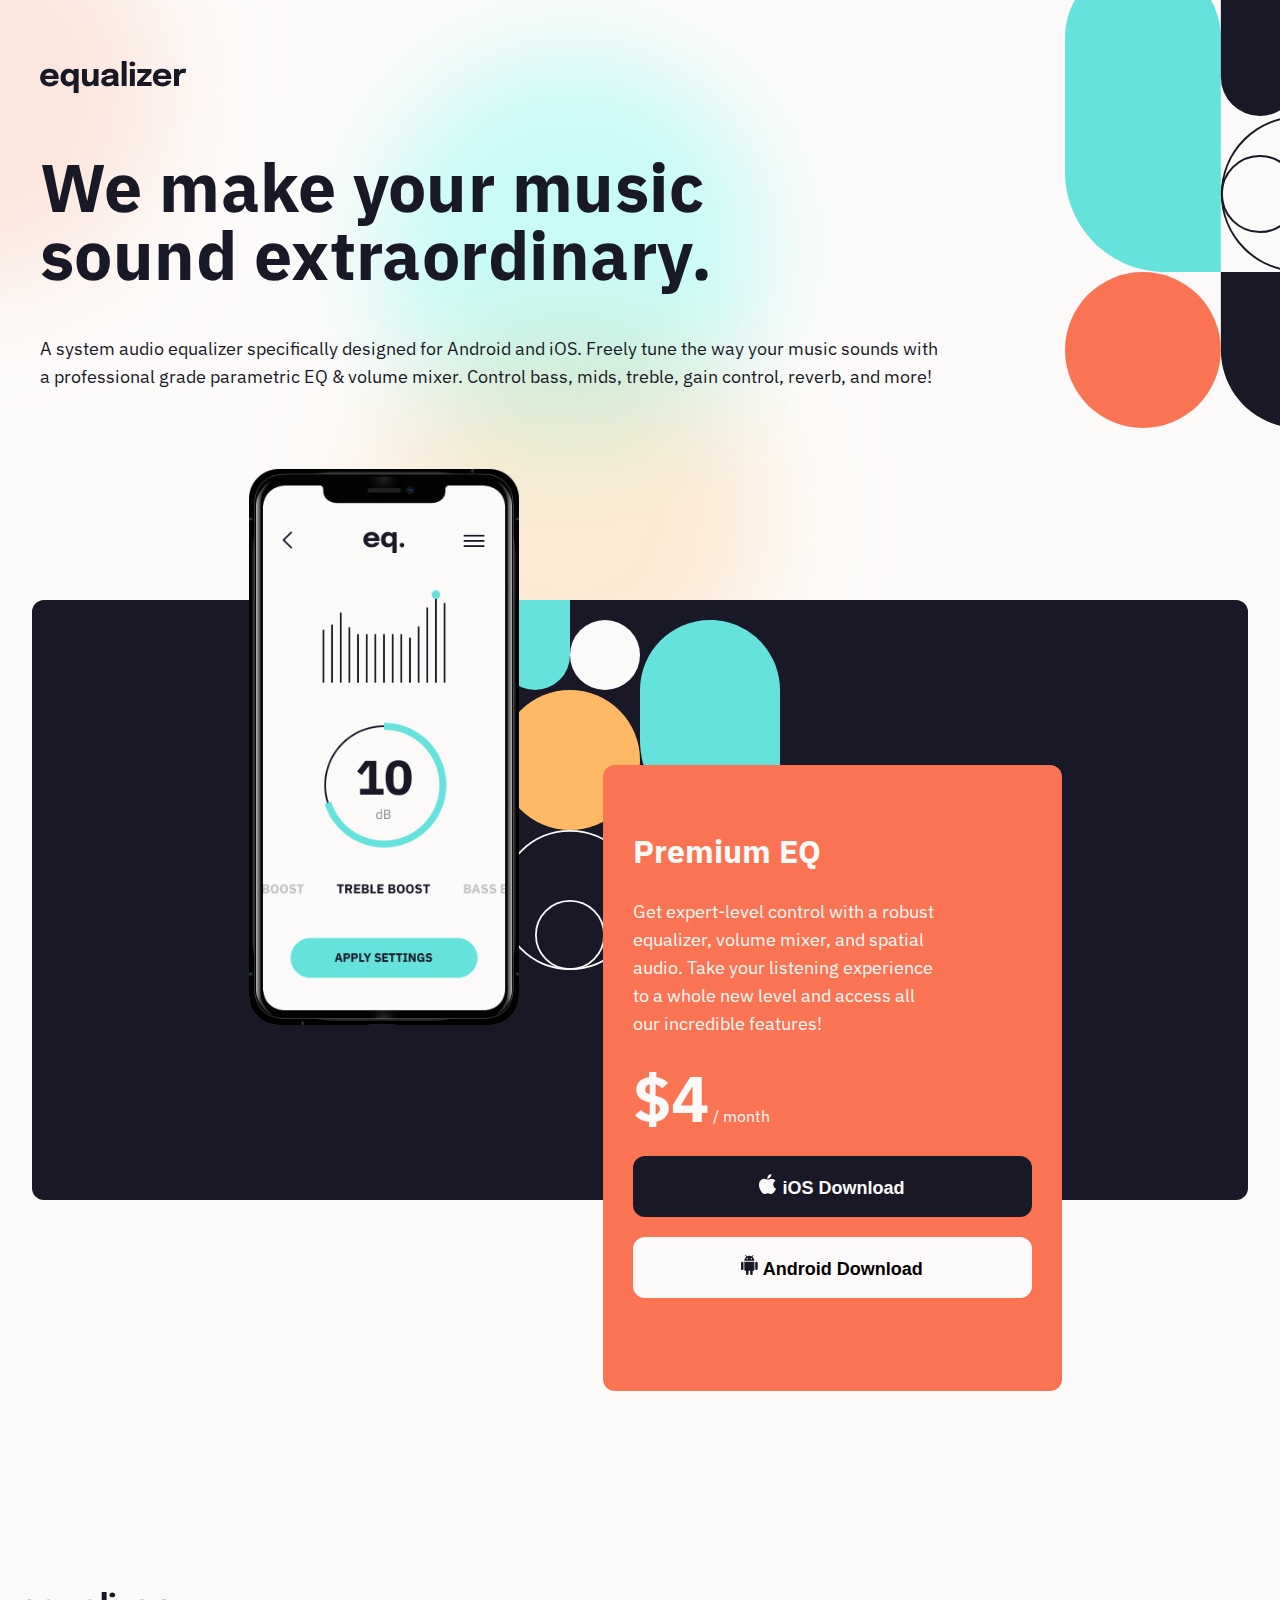
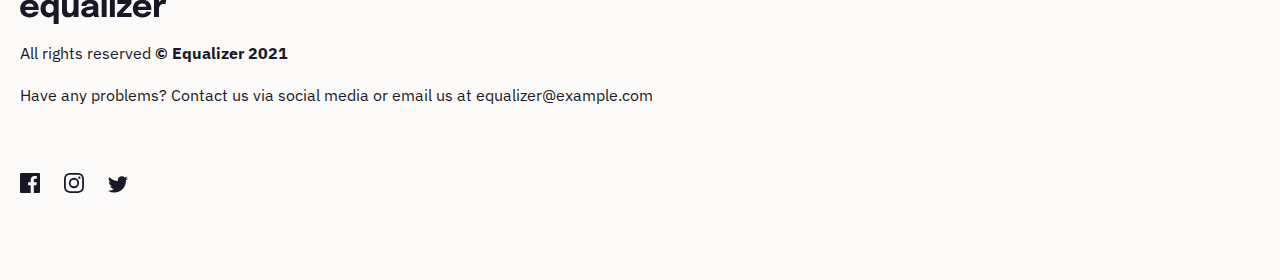
<file: index.html>
<!DOCTYPE html>
<html lang="en">
<head>
  <meta charset="UTF-8">
  <meta name="viewport" content="width=device-width, initial-scale=1.0">

  <link rel="icon" type="image/png" sizes="32x32" href="./assets/favicon-32x32.png">
  <link rel="stylesheet" href="style.css">
  <title>Frontend Mentor | Equalizer landing page</title>
</head>
<body>
<header class="logo">
</header>
<main class="main">
  <header class="hero">
  <h1 class="hero-title">We make your music sound extraordinary.</h1>

  <p class="hero-paragraph">A system audio equalizer specifically designed for Android and iOS. Freely tune the 
  way your music sounds with a professional grade parametric EQ & volume mixer. Control 
  bass, mids, treble, gain control, reverb, and more!</p>
  </header>

<div class="image-container">
<div class="main-image"></div>
<div class="main-image-bg"></div>

<article class="card">
  <h2 class="card-title">Premium EQ</h2>

  <p class="card-paragraph">Get expert-level control with a robust equalizer, volume mixer, and spatial audio. Take 
  your listening experience to a whole new level and access all our incredible features!</p>

  <p class="card-fees"><span class="card-price">$4</span> / month</p>
 
  <button class="btn btn-ios"><img src="assets/icon-apple.svg" alt="Apple logo"> iOS Download</button>
  <button class="btn btn-android"><img src="assets/icon-android.svg" alt="Android logo"> Android Download</button>
</article>
</div>
</main>
<footer class="footer">
  <div class="footer-logo"></div>
  <div class="footer-paragraph">
  <p class="footer-rights">All rights reserved <span class="copyright">© Equalizer 2021</span></p>
  <p class="contact">Have any problems? Contact us via social media or email us at equalizer@example.com</p>
  </div>
  <div class="social-icons">
  <img src="assets/icon-facebook.svg" alt="Facebook logo" class="social-icons">
  <img src="assets/icon-instagram.svg" alt="Instagram logo" class="social-icons">
  <img src="assets/icon-twitter.svg" alt="Twitter logo" class="social-icons">
 </div>
</footer>
</body>
</html>
</file>
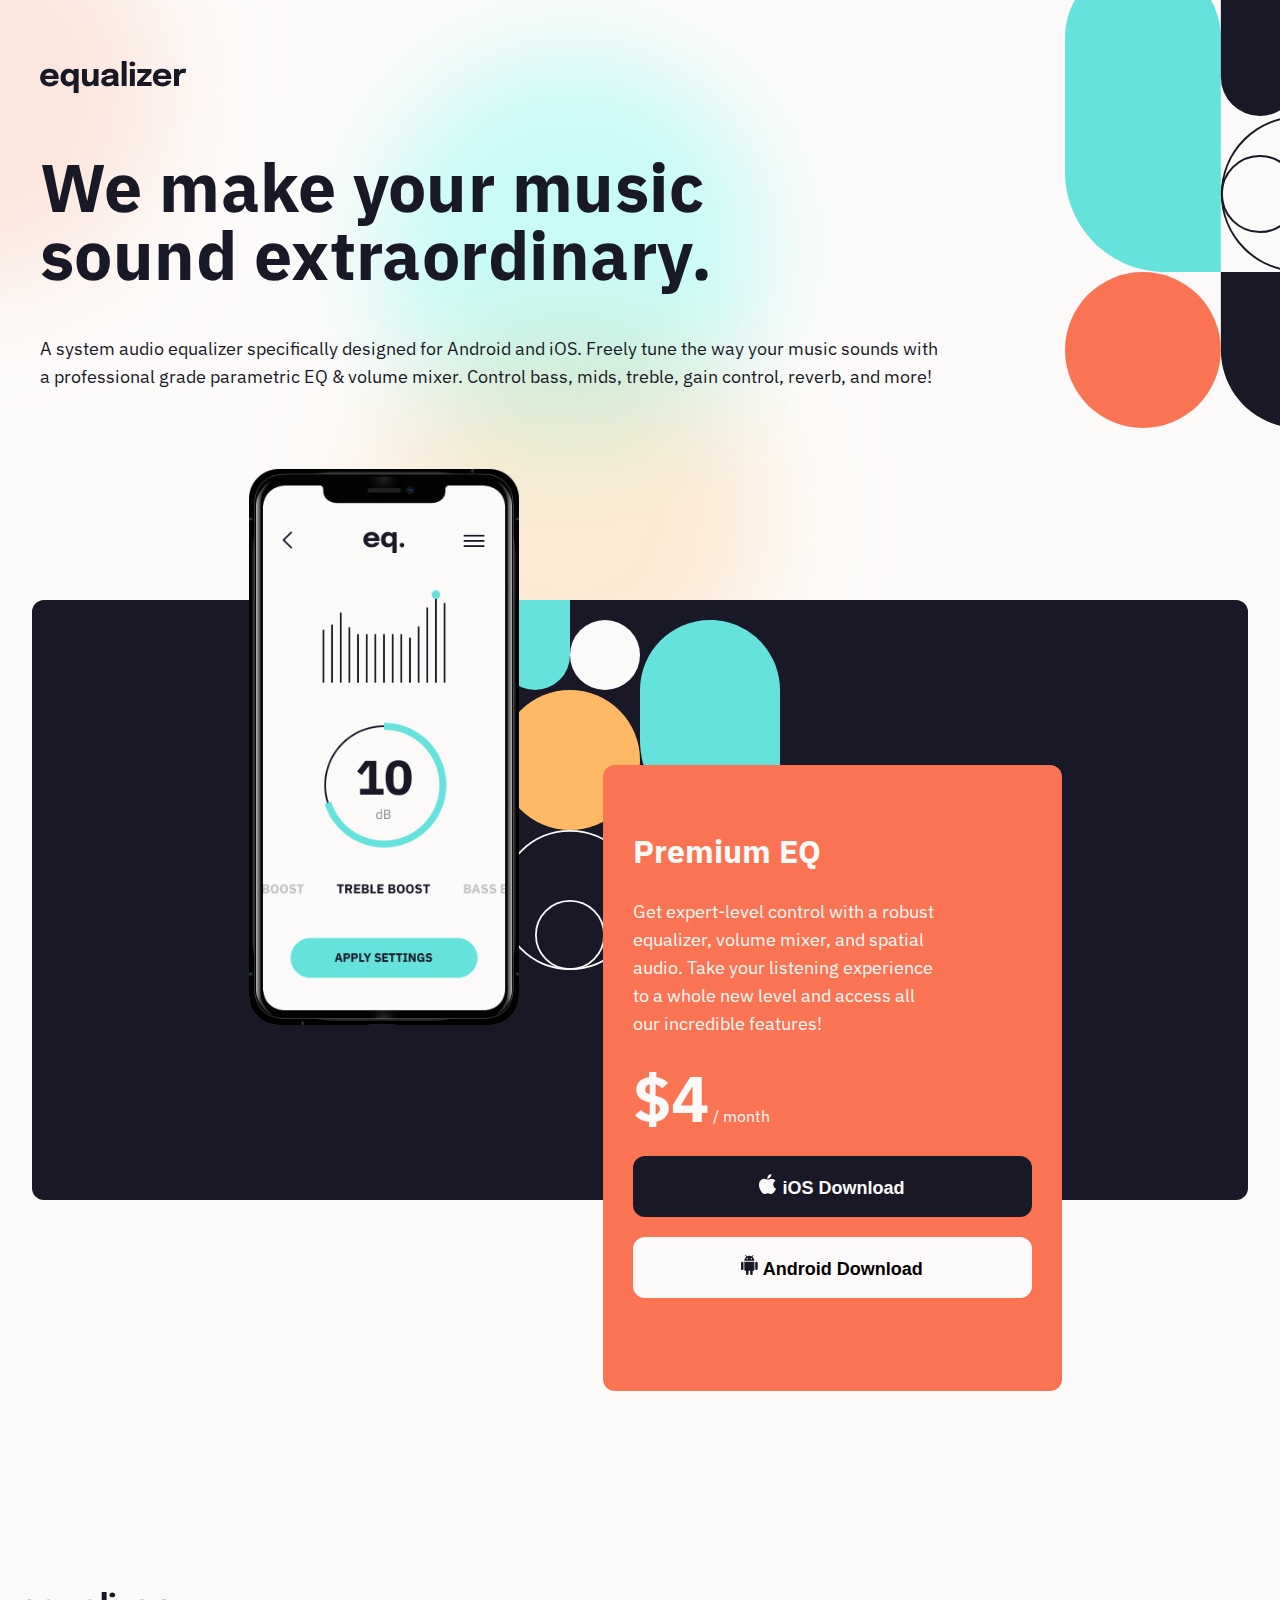
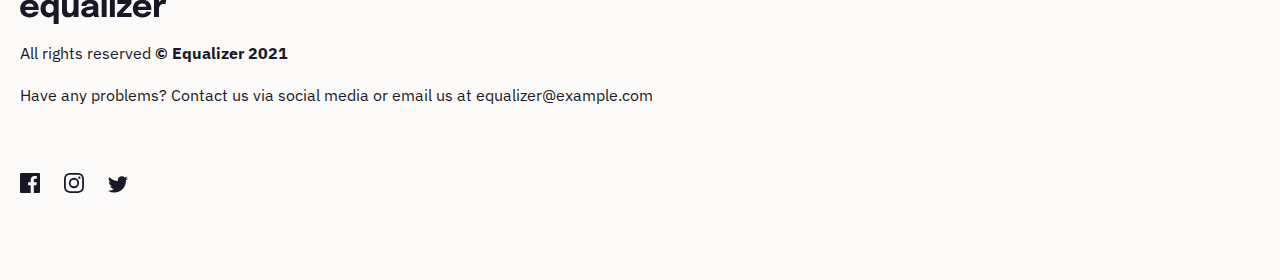
<file: starter-code/index.html>
<!DOCTYPE html>
<html lang="en">
<head>
  <meta charset="UTF-8">
  <meta name="viewport" content="width=device-width, initial-scale=1.0">

  <link rel="icon" type="image/png" sizes="32x32" href="./assets/favicon-32x32.png">
  <link rel="stylesheet" href="style.css">
  <title>Frontend Mentor | Equalizer landing page</title>
</head>
<body>
<header class="logo">
</header>
<main class="main">
  <header class="hero">
  <h1 class="hero-title">We make your music sound extraordinary.</h1>

  <p class="hero-paragraph">A system audio equalizer specifically designed for Android and iOS. Freely tune the 
  way your music sounds with a professional grade parametric EQ & volume mixer. Control 
  bass, mids, treble, gain control, reverb, and more!</p>
  </header>

<div class="image-container">
<div class="main-image"></div>
<div class="main-image-bg"></div>

<article class="card">
  <h2 class="card-title">Premium EQ</h2>

  <p class="card-paragraph">Get expert-level control with a robust equalizer, volume mixer, and spatial audio. Take 
  your listening experience to a whole new level and access all our incredible features!</p>

  <p class="card-fees"><span class="card-price">$4</span> / month</p>
 
  <button class="btn btn-ios"><img src="./assets/icon-apple.svg" alt="Apple logo"> iOS Download</button>
  <button class="btn btn-android"><img src="./assets/icon-android.svg" alt="Android logo"> Android Download</button>
</article>
</div>
</main>
<footer class="footer">
  <div class="footer-logo"></div>
  <div class="footer-paragraph">
  <p class="footer-rights">All rights reserved <span class="copyright">© Equalizer 2021</span></p>
  <p class="contact">Have any problems? Contact us via social media or email us at equalizer@example.com</p>
  </div>
  <div class="social-icons">
  <img src="./assets/icon-facebook.svg" alt="Facebook logo" class="social-icons">
  <img src="./assets/icon-instagram.svg" alt="Instagram logo" class="social-icons">
  <img src="./assets/icon-twitter.svg" alt="Twitter logo" class="social-icons">
 </div>
</footer>
</body>
</html>
</file>
<file: style.css>
@import url('https://fonts.googleapis.com/css2?family=IBM+Plex+Sans:wght@400;700&display=swap');

:root{
    --primary:#191826;
    --secondary:#FCFAF9;
    --accent:#FA7453;
    --accent2:#FCFAF9;
}
html{
    font-size: 16px;
}
body{
margin: 0;
padding: 0;
box-sizing: border-box;
font-family: 'IBM Plex Sans', sans-serif;
color:var(--primary);
background-color: var(--secondary);
background-image: url("assets/bg-main-mobile.png");
background-repeat: no-repeat;
background-size:auto;
background-position: -20% -15%;
}
.logo, .footer-logo{
    background-image: url("assets/logo.svg");
    width:147px;
    height:33px;
    margin:40px 20px;
}
.hero{
    margin: 50px 25px;
}
.hero-title{
    font-size:2.5rem;
    line-height: 48px;
    letter-spacing: 0.45px;
    font-weight: 700;
}
.hero-paragraph{
    line-height:1.625rem;
}
.image-container{
    position: relative;
    width:100%;
    display:grid;
    place-items: center;
    top:-100px;
}
.main-image{ 
    position:relative;
    top: 120px;
    width: 209px;
    height:430px;
    background-image:  url("assets/illustration-app.png");
    background-repeat: no-repeat;
    background-size:contain;
    z-index:2;
}
.main-image-bg{
    width:100%;
    height:600px;
    position:absolute;
    background-color: var(--primary);
    border-radius: 12px;
    background-image: url("assets/bg-pattern-2.svg");
    background-repeat: no-repeat;
    background-size: 280px;
    background-position: center top;
    z-index:1;
}
.card{
    position:relative;
    top:160px;
    background-color:var(--accent);
    border-radius: 12px;
    color:var(--secondary);
    z-index:2;
    padding:50px 35px;
}

.card-title{
    font-size: 2rem;
    font-weight: 700;
    line-height: 2.5rem;
}
.card-paragraph{
    font-size:1.125rem;
    line-height: 1.75rem;
}
.card-fees{
    font-size: 1.25;
}
.card-price{
    font-size: 4rem;
    font-weight: 700;
}
.btn{
    border:none;
    border-radius: 12px;
    height: 61px;
    width:100%;
    font-size: 1.125rem;
    font-weight: 700;
}
.btn-ios{
    color:var(--accent2);
    background-color:var(--primary);
    margin-bottom:20px;
}
.btn-android{
    background-color: var(--secondary);
}

.footer{
    font-size:1rem;
    line-height: 1.625rem;
    width:80%;
    margin: 120px 20px 80px 20px;
}
.footer-logo{
    margin:0;
}
.copyright{
    font-weight: 700;
}
.contact{
    margin-bottom:65px;
}
.social-icons:nth-of-type(2){
    margin:0 20px;
}

@media screen and (min-width:767px){
    body{
        background-image: url("assets/bg-pattern-1.svg"),url("assets/bg-main-tablet.png");
        background-repeat: no-repeat, no-repeat;
        background-size:auto,auto;
        background-position:  110% -40px,-370px -250px;
        }
    .logo, .footer-logo{
        margin:60px 40px;
    }

.hero{
    margin: 0 40px;
}
.hero-title{
    width:70%;
    font-size: 4.25rem;
    line-height: 4.25rem;
}
.hero-paragraph{
    width:75%;
    line-height:1.75rem;
    font-size: 1.125rem;
}

.main-image{ 
    top:160px;
    left:-20%;
    width: 400px;
    height:556px;
    
    background-position:50% 100%;
    z-index:2;
}

.main-image-bg{
    width:95%;
    background-position: 50% -50px;
    z-index:1;
}
.card{
    top:-100px;
    left:15%;
    width:399px;
    height:546px;
    padding:40px 30px;
}
.card-paragraph{
    width:78%;
}
.footer{
    margin-top:0;
}
.footer-logo{
    margin:0;
}
}

@media screen and (min-width:1440px){
    body{
        background-image: url("assets/bg-pattern-1.svg"),url("assets/bg-main-desktop.png");
        background-repeat: no-repeat, no-repeat;
        background-size:auto,auto;
        background-position:  100% -30px,-370px -250px;
        }
    .logo, .footer-logo{
        margin:120px 150px;
    }
    .hero{
        margin: 0 150px;
    }
    .hero-title{
        width:1015px;
        font-size: 5.5rem;
        line-height: 5.5rem;
    }
    .hero-paragraph{
        width:75%;
        line-height:2.125rem;
        font-size: 1.25rem;
    }   
 
   
    .main-image{ 
        top:190px;
        left:-16%;
        width: 312px;
        height:642px;
        background-position:50% 100%;
        z-index:2;
    }

    .main-image-bg{ width:80%;
        background-size: 312px;
        background-position:50% 0;
    }
 

    .card{
        top:-90px;
        left:19%;
        width:446px;
        height:625px;
        padding:20px 40px;
    }

    .card-title{
        font-size: 2.5rem;
    }

    .card-paragraph{
        font-size: 1.25rem;
        line-height:2.125rem;
        width:333px;
    }

    .footer{
        margin:10%;
        display:grid;
        grid-template-columns: 1fr 2fr 1fr;   
    }

    .footer-logo{
        margin:0;
    }
    
    .footer-rights{
        margin:0;
    }
    .contact{
        margin:0;
    }

    .social-icons{
      align-self:center;
      justify-self: end;
    }









}
</file>
<file: starter-code/style.css>
@import url('https://fonts.googleapis.com/css2?family=IBM+Plex+Sans:wght@400;700&display=swap');

:root{
    --primary:#191826;
    --secondary:#FCFAF9;
    --accent:#FA7453;
    --accent2:#FCFAF9;
}
html{
    font-size: 16px;
}
body{
margin: 0;
padding: 0;
box-sizing: border-box;
font-family: 'IBM Plex Sans', sans-serif;
color:var(--primary);
background-color: var(--secondary);
background-image: url(./assets/bg-main-mobile.png);
background-repeat: no-repeat;
background-size:auto;
background-position: -20% -15%;
}
.logo, .footer-logo{
    background-image: url(./assets/logo.svg);
    width:147px;
    height:33px;
    margin:40px 20px;
}
.hero{
    margin: 50px 25px;
}
.hero-title{
    font-size:2.5rem;
    line-height: 48px;
    letter-spacing: 0.45px;
    font-weight: 700;
}
.hero-paragraph{
    line-height:1.625rem;
}
.image-container{
    position: relative;
    width:100%;
    display:grid;
    place-items: center;
    top:-100px;
}
.main-image{ 
    position:relative;
    top: 120px;
    width: 209px;
    height:430px;
    background-image:  url(./assets/illustration-app.png);
    background-repeat: no-repeat;
    background-size:contain;
    z-index:2;
}
.main-image-bg{
    width:100%;
    height:600px;
    position:absolute;
    background-color: var(--primary);
    border-radius: 12px;
    background-image: url(./assets/bg-pattern-2.svg);
    background-repeat: no-repeat;
    background-size: 280px;
    background-position: center top;
    z-index:1;
}
.card{
    position:relative;
    top:160px;
    background-color:var(--accent);
    border-radius: 12px;
    color:var(--secondary);
    z-index:2;
    padding:50px 35px;
}

.card-title{
    font-size: 2rem;
    font-weight: 700;
    line-height: 2.5rem;
}
.card-paragraph{
    font-size:1.125rem;
    line-height: 1.75rem;
}
.card-fees{
    font-size: 1.25;
}
.card-price{
    font-size: 4rem;
    font-weight: 700;
}
.btn{
    border:none;
    border-radius: 12px;
    height: 61px;
    width:100%;
    font-size: 1.125rem;
    font-weight: 700;
}
.btn-ios{
    color:var(--accent2);
    background-color:var(--primary);
    margin-bottom:20px;
}
.btn-android{
    background-color: var(--secondary);
}

.footer{
    font-size:1rem;
    line-height: 1.625rem;
    width:80%;
    margin: 120px 20px 80px 20px;
}
.footer-logo{
    margin:0;
}
.copyright{
    font-weight: 700;
}
.contact{
    margin-bottom:65px;
}
.social-icons:nth-of-type(2){
    margin:0 20px;
}

@media screen and (min-width:767px){
    body{
        background-image: url(./assets/bg-pattern-1.svg),url(./assets/bg-main-tablet.png);
        background-repeat: no-repeat, no-repeat;
        background-size:auto,auto;
        background-position:  110% -40px,-370px -250px;
        }
    .logo, .footer-logo{
        margin:60px 40px;
    }

.hero{
    margin: 0 40px;
}
.hero-title{
    width:70%;
    font-size: 4.25rem;
    line-height: 4.25rem;
}
.hero-paragraph{
    width:75%;
    line-height:1.75rem;
    font-size: 1.125rem;
}

.main-image{ 
    top:160px;
    left:-20%;
    width: 400px;
    height:556px;
    
    background-position:50% 100%;
    z-index:2;
}

.main-image-bg{
    width:95%;
    background-position: 50% -50px;
    z-index:1;
}
.card{
    top:-100px;
    left:15%;
    width:399px;
    height:546px;
    padding:40px 30px;
}
.card-paragraph{
    width:78%;
}
.footer{
    margin-top:0;
}
.footer-logo{
    margin:0;
}
}

@media screen and (min-width:1440px){
    body{
        background-image: url(./assets/bg-pattern-1.svg),url(./assets/bg-main-desktop.png);
        background-repeat: no-repeat, no-repeat;
        background-size:auto,auto;
        background-position:  100% -30px,-370px -250px;
        }
    .logo, .footer-logo{
        margin:120px 150px;
    }
    .hero{
        margin: 0 150px;
    }
    .hero-title{
        width:1015px;
        font-size: 5.5rem;
        line-height: 5.5rem;
    }
    .hero-paragraph{
        width:75%;
        line-height:2.125rem;
        font-size: 1.25rem;
    }   
 
   
    .main-image{ 
        top:190px;
        left:-16%;
        width: 312px;
        height:642px;
        background-position:50% 100%;
        z-index:2;
    }

    .main-image-bg{ width:80%;
        background-size: 312px;
        background-position:50% 0;
    }
 

    .card{
        top:-90px;
        left:19%;
        width:446px;
        height:625px;
        padding:20px 40px;
    }

    .card-title{
        font-size: 2.5rem;
    }

    .card-paragraph{
        font-size: 1.25rem;
        line-height:2.125rem;
        width:333px;
    }

    .footer{
        margin:10%;
        display:grid;
        grid-template-columns: 1fr 2fr 1fr;   
    }

    .footer-logo{
        margin:0;
    }
    
    .footer-rights{
        margin:0;
    }
    .contact{
        margin:0;
    }

    .social-icons{
      align-self:center;
      justify-self: end;
    }









}


/*
.logo
.main
.hero

.hero-paragraph
.main-image
.card
.card-title
.card-paragtaph
.card-fees
.card-price
.btn-ios
.btn-android
.footer
*/
</file>
